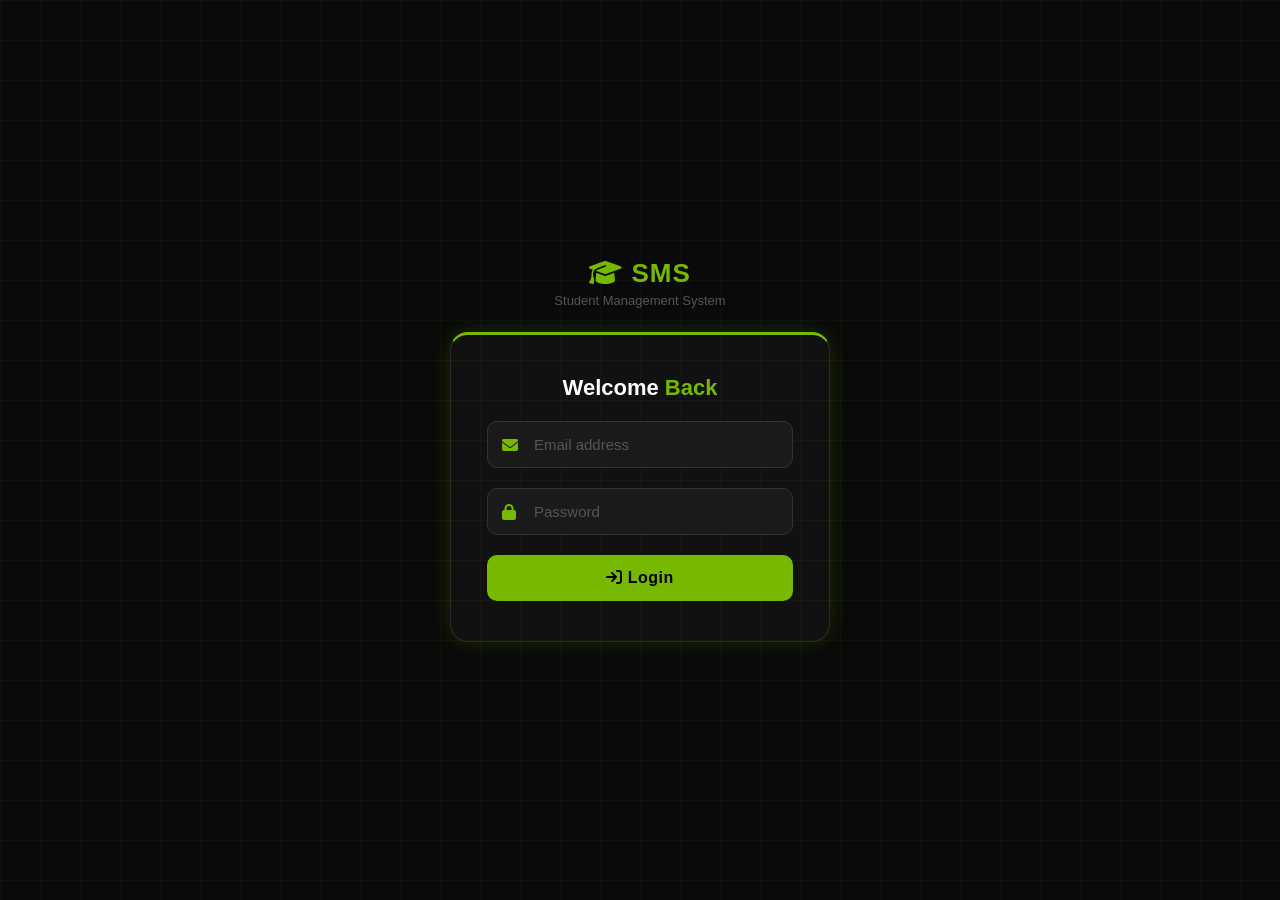
<file: index.html>
<!DOCTYPE html>
<html>
<head>
    <meta charset="UTF-8">
    <meta name="viewport" content="width=device-width, initial-scale=1.0">
    <title>Login – Student Management</title>
    <link rel="stylesheet" href="https://cdnjs.cloudflare.com/ajax/libs/font-awesome/6.5.1/css/all.min.css">
    <style>
        * { margin: 0; padding: 0; box-sizing: border-box; }

        body {
            height: 100vh;
            background: #0a0a0a;
            border-top: #76B900;
            display: flex;
            justify-content: center;
            align-items: center;
            font-family: 'Segoe UI', sans-serif;
        }

        /* Decorative background grid */
        body::before {
            content: "";
            position: fixed;
            inset: 0;
            background-image:
                linear-gradient(rgba(118,185,0,0.05) 1px, transparent 1px),
                linear-gradient(90deg, rgba(118,185,0,0.05) 1px, transparent 1px);
            background-size: 40px 40px;
            pointer-events: none;
        }

        .login-wrapper {
            display: flex;
            flex-direction: column;
            align-items: center;
            gap: 24px;
        }

        .brand {
            text-align: center;
        }

        .brand h1 {
            color: #76B900;
            font-size: 26px;
            font-weight: 700;
            letter-spacing: 1px;
        }

        .brand p {
            color: #555;
            font-size: 13px;
            margin-top: 4px;
        }

        .login-box {
            width: 380px;
            background: #111111;
            border: 1px solid #2a2a2a;
            border-top: 3px solid #76B900;
            padding: 40px 36px;
            border-radius: 18px;
            display: flex;
            flex-direction: column;
            gap: 20px;
            box-shadow:
                0 0 20px rgba(118,185,0,0.15),
                0 0 40px rgba(118,185,0,0.05);
        }

        .login-box h2 {
            text-align: center;
            color: white;
            font-size: 22px;
            font-weight: 600;
        }

        .login-box h2 span { color: #76B900; }

        .input-box {
            position: relative;
            width: 100%;
        }

        .input-box input {
            width: 100%;
            padding: 14px 14px 14px 46px;
            background: #1a1a1a;
            color: white;
            border: 1px solid #333;
            border-radius: 10px;
            font-size: 15px;
            outline: none;
            transition: 0.3s;
        }

        .input-box input::placeholder { color: #555; }

        .input-box input:focus {
            border-color: #76B900;
            box-shadow: 0 0 10px rgba(118,185,0,0.3);
        }

        .icon {
            position: absolute;
            left: 15px;
            top: 50%;
            transform: translateY(-50%);
            color: #76B900;
            font-size: 16px;
        }

        .login-box button {
            padding: 14px;
            border: none;
            border-radius: 10px;
            background: #76B900;
            color: black;
            font-size: 16px;
            font-weight: 700;
            cursor: pointer;
            transition: 0.3s;
            letter-spacing: 0.5px;
        }

        .login-box button:hover {
            transform: translateY(-2px);
            box-shadow: 0 0 18px rgba(118,185,0,0.5);
        }

        .error-message {
            color: #ef4444;
            font-size: 13px;
            text-align: center;
            display: none;
            background: rgba(239,68,68,0.08);
            border: 1px solid rgba(239,68,68,0.2);
            border-radius: 8px;
            padding: 10px;
            margin-top: -5px;
        }

        ::-webkit-scrollbar { width: 8px; }
        ::-webkit-scrollbar-track { background: #111; }
        ::-webkit-scrollbar-thumb { background: #76B900; border-radius: 10px; }
    </style>
</head>
<body>
    <div class="login-wrapper">
        <div class="brand">
            <h1><i class="fa-solid fa-graduation-cap"></i> SMS</h1>
            <p>Student Management System</p>
        </div>

        <form class="login-box" id="loginForm" onsubmit="handleLogin(event)">
            <h2>Welcome <span>Back</span></h2>

            <div class="error-message" id="errorMessage"></div>

            <div class="input-box">
                <i class="icon fa-solid fa-envelope"></i>
                <input type="text" id="email" placeholder="Email address">
            </div>

            <div class="input-box">
                <i class="icon fa-solid fa-lock"></i>
                <input type="password" id="password" placeholder="Password">
            </div>

            <button type="submit">
                <i class="fa-solid fa-arrow-right-to-bracket"></i> Login
            </button>
        </form>
    </div>

    <script>
        function handleLogin(event) {
            event.preventDefault();
            const emailInput = document.getElementById("email").value.trim();
            const passwordInput = document.getElementById("password").value.trim();
            const emailPattern = /^[^\s@]+@[^\s@]+\.[^\s@]+$/;

            if (emailInput === "" || passwordInput === "") {
                showError("Please fill out all fields.");
                return;
            }
            if (!emailPattern.test(emailInput)) {
                showError("Please enter a valid email address.");
                return;
            }

            document.getElementById("errorMessage").style.display = "none";
            window.location.href = "dashboard.html";
        }

        function showError(message) {
            const errorDiv = document.getElementById("errorMessage");
            errorDiv.textContent = message;
            errorDiv.style.display = "block";
        }
    </script>
</body>
</html>
</file>
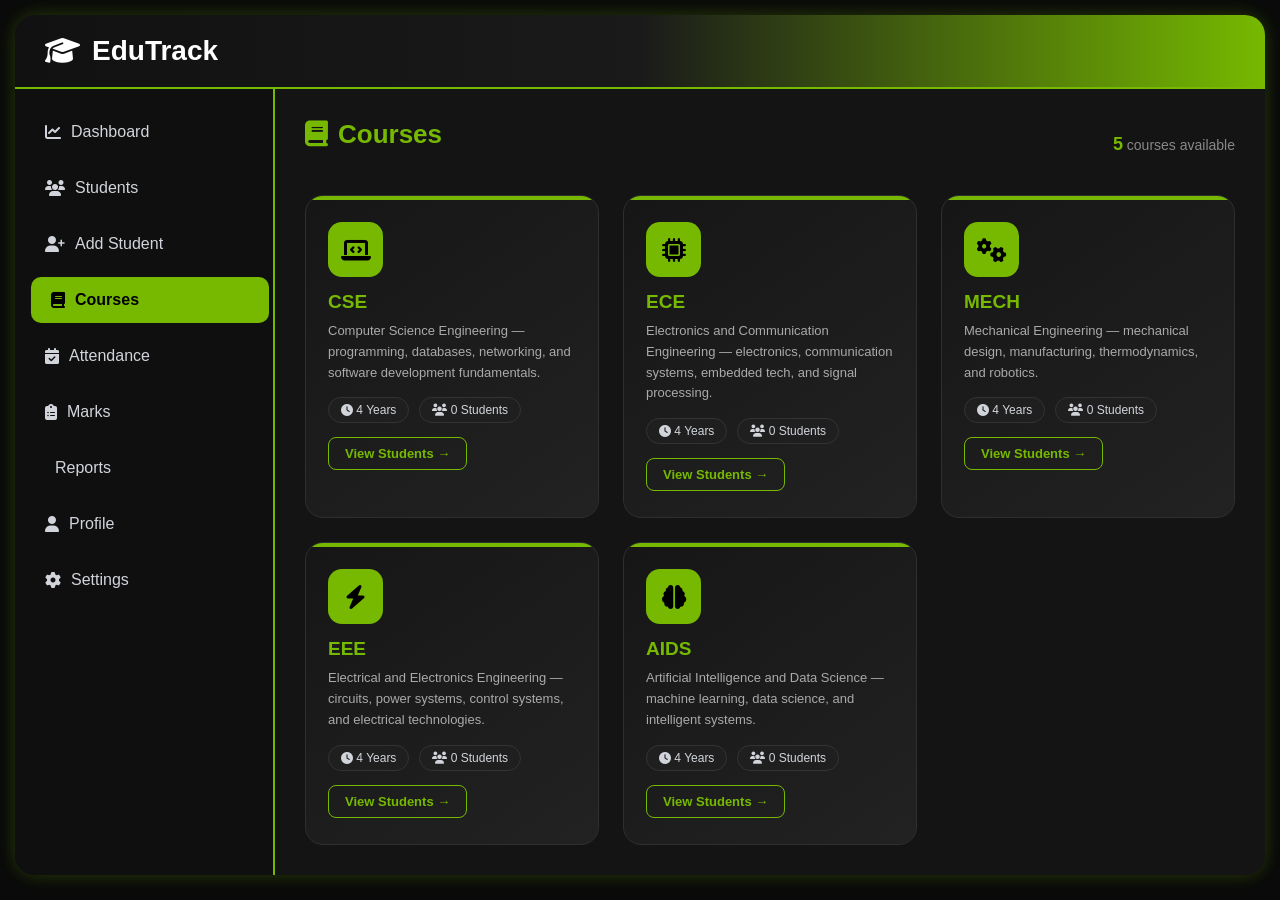
<file: courses.html>
<!DOCTYPE html>
<html>
<head>
    <meta charset="UTF-8">
    <meta name="viewport" content="width=device-width, initial-scale=1.0">
    <title>Courses – EduTrack</title>
    <link rel="stylesheet" href="https://cdnjs.cloudflare.com/ajax/libs/font-awesome/6.7.2/css/all.min.css">
    <link rel="stylesheet" href="style.css">
</head>
<body>
    <div class="one">
        <div class="header">
            <i class="fa-solid fa-graduation-cap" style="margin-right:12px;"></i>
            EduTrack
        </div>

        <div class="nav">
            <div class="menu">
                <a href="./dashboard.html"><i class="fa-solid fa-chart-line"></i> Dashboard</a>
                <a href="./students.html"><i class="fa-solid fa-users"></i> Students</a>
                <a href="./add-student.html"><i class="fa-solid fa-user-plus"></i> Add Student</a>
                <a href="./courses.html" class="active"><i class="fa-solid fa-book"></i> Courses</a>
                <a href="./attendance.html"><i class="fa-solid fa-calendar-check"></i> Attendance</a>
                <a href="./marks.html"><i class="fa-solid fa-clipboard-list"></i> Marks</a>
                <a href="./reports.html"><i class="fa-solid fa-file-chart-column"></i> Reports</a>
                <a href="./profile.html"><i class="fa-solid fa-user"></i> Profile</a>
                <a href="#"><i class="fa-solid fa-gear"></i> Settings</a>
            </div>
        </div>

        <div class="main">
            <div class="main-header">
                <h2><i class="fa-solid fa-book" style="margin-right:10px;"></i>Courses</h2>
                <div style="color:#888;font-size:14px;"><span style="color:#76B900;font-weight:bold;font-size:18px;">5</span> courses available</div>
            </div>

            <div class="course-grid" id="courseGrid"></div>
        </div>
    </div>

    <script>
        const COURSES = [
            { code: "CSE", icon: "fa-laptop-code", duration: "4 Years",
              desc: "Computer Science Engineering — programming, databases, networking, and software development fundamentals." },
            { code: "ECE", icon: "fa-microchip", duration: "4 Years",
              desc: "Electronics and Communication Engineering — electronics, communication systems, embedded tech, and signal processing." },
            { code: "MECH", icon: "fa-gears", duration: "4 Years",
              desc: "Mechanical Engineering — mechanical design, manufacturing, thermodynamics, and robotics." },
            { code: "EEE", icon: "fa-bolt", duration: "4 Years",
              desc: "Electrical and Electronics Engineering — circuits, power systems, control systems, and electrical technologies." },
            { code: "AIDS", icon: "fa-brain", duration: "4 Years",
              desc: "Artificial Intelligence and Data Science — machine learning, data science, and intelligent systems." }
        ];

        const students = JSON.parse(localStorage.getItem("students")) || [];

        const grid = document.getElementById("courseGrid");
        grid.innerHTML = COURSES.map(c => {
            const count = students.filter(s => s.course === c.code).length;
            return `
            <div class="course-card">
                <div class="course-icon"><i class="fa-solid ${c.icon}"></i></div>
                <h3>${c.code}</h3>
                <p>${c.desc}</p>
                <div class="course-meta">
                    <span class="course-badge"><i class="fa-solid fa-clock"></i> ${c.duration}</span>
                    <span class="course-badge"><i class="fa-solid fa-users"></i> ${count} Student${count !== 1 ? "s" : ""}</span>
                </div>
                <a class="view-link-btn" href="./students.html?course=${c.code}">View Students →</a>
            </div>`;
        }).join("");
    </script>
</body>
</html>
</file>
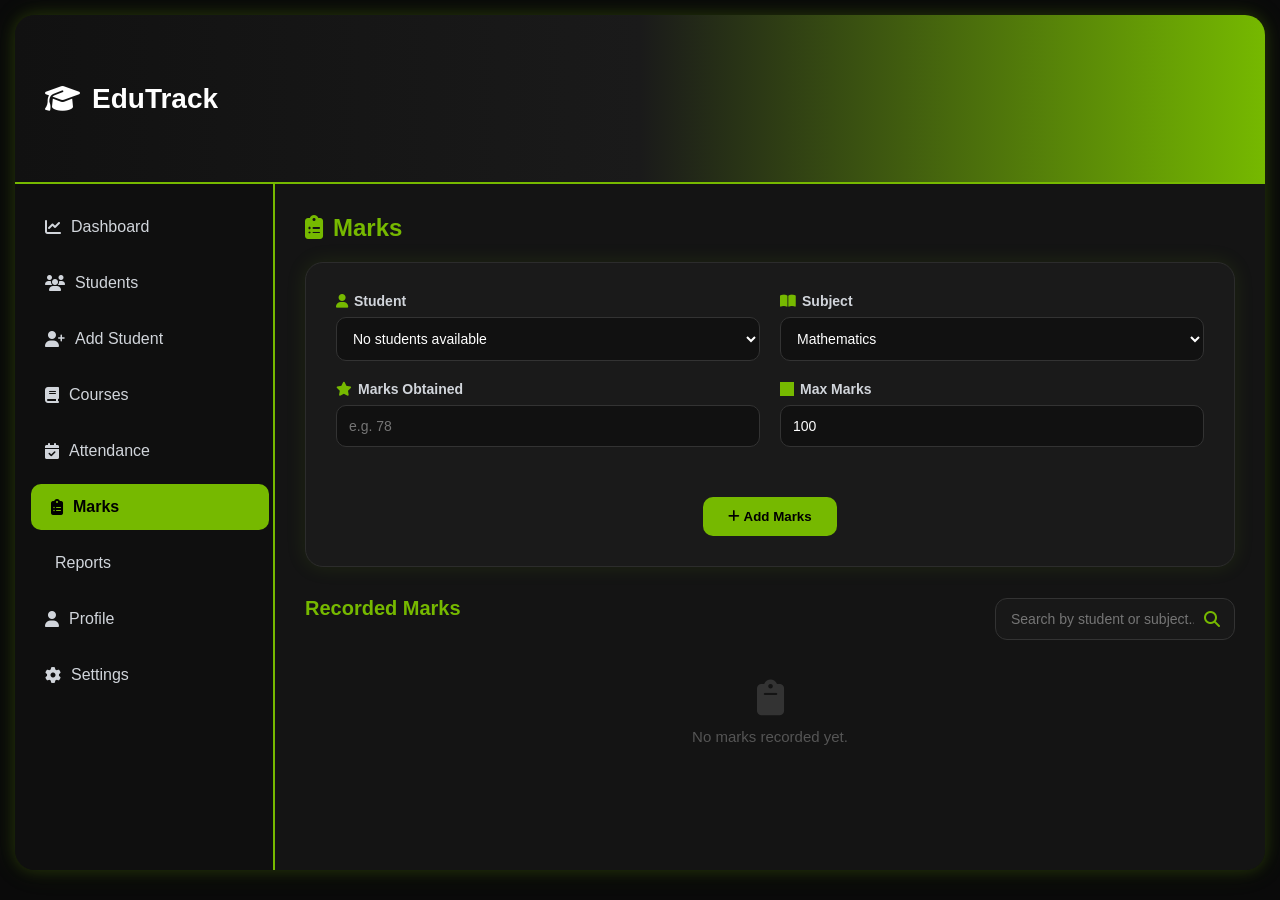
<file: marks.html>
<!DOCTYPE html>
<html>
<head>
    <meta charset="UTF-8">
    <meta name="viewport" content="width=device-width, initial-scale=1.0">
    <title>Marks – EduTrack</title>
    <link rel="stylesheet" href="https://cdnjs.cloudflare.com/ajax/libs/font-awesome/6.7.2/css/all.min.css">
    <link rel="stylesheet" href="style.css">
</head>
<body>
    <div class="one">
        <div class="header">
            <i class="fa-solid fa-graduation-cap" style="margin-right:12px;"></i>
            EduTrack
        </div>

        <div class="nav">
            <div class="menu">
                <a href="./dashboard.html"><i class="fa-solid fa-chart-line"></i> Dashboard</a>
                <a href="./students.html"><i class="fa-solid fa-users"></i> Students</a>
                <a href="./add-student.html"><i class="fa-solid fa-user-plus"></i> Add Student</a>
                <a href="./courses.html"><i class="fa-solid fa-book"></i> Courses</a>
                <a href="./attendance.html"><i class="fa-solid fa-calendar-check"></i> Attendance</a>
                <a href="./marks.html" class="active"><i class="fa-solid fa-clipboard-list"></i> Marks</a>
                <a href="./reports.html"><i class="fa-solid fa-file-chart-column"></i> Reports</a>
                <a href="./profile.html"><i class="fa-solid fa-user"></i> Profile</a>
                <a href="#"><i class="fa-solid fa-gear"></i> Settings</a>
            </div>
        </div>

        <div class="main">
            <h2><i class="fa-solid fa-clipboard-list" style="margin-right:10px;"></i>Marks</h2>

            <div class="container" style="margin-bottom:30px;">
                <div class="form-grid">
                    <div class="form-group">
                        <label><i class="fa-solid fa-user" style="color:#76B900;margin-right:6px;"></i>Student</label>
                        <select id="studentSelect"></select>
                    </div>
                    <div class="form-group">
                        <label><i class="fa-solid fa-book-open" style="color:#76B900;margin-right:6px;"></i>Subject</label>
                        <select id="subjectSelect">
                            <option>Mathematics</option>
                            <option>Physics</option>
                            <option>Chemistry</option>
                            <option>Programming</option>
                            <option>English</option>
                        </select>
                    </div>
                    <div class="form-group">
                        <label><i class="fa-solid fa-star" style="color:#76B900;margin-right:6px;"></i>Marks Obtained</label>
                        <input type="number" id="obtained" placeholder="e.g. 78" min="0">
                    </div>
                    <div class="form-group">
                        <label><i class="fa-solid fa-square-full" style="color:#76B900;margin-right:6px;"></i>Max Marks</label>
                        <input type="number" id="maxMarks" placeholder="e.g. 100" value="100" min="1">
                    </div>
                </div>
                <div class="error-text" id="marksError" style="text-align:center;"></div>
                <div class="buttons">
                    <button class="add-btn" onclick="addMark()"><i class="fa-solid fa-plus"></i> Add Marks</button>
                </div>
            </div>

            <div class="main-header">
                <h2 style="font-size:20px;">Recorded Marks</h2>
                <div class="search-box">
                    <input type="text" id="searchInput" placeholder="Search by student or subject..." oninput="renderTable()">
                    <i class="fa-solid fa-magnifying-glass"></i>
                </div>
            </div>

            <table class="data-table" id="marksTable">
                <thead>
                    <tr><th>Student</th><th>Subject</th><th>Marks</th><th>%</th><th>Grade</th><th></th></tr>
                </thead>
                <tbody id="marksBody"></tbody>
            </table>

            <p id="emptyMsg" class="empty-state" style="display:none;">
                <i class="fa-solid fa-clipboard"></i>
                No marks recorded yet.
            </p>
        </div>
    </div>

    <div class="toast" id="toast"><i class="fa-solid fa-circle-check"></i> <span id="toastMsg">Marks added!</span></div>

    <script>
        const students = JSON.parse(localStorage.getItem("students")) || [];
        let marks = JSON.parse(localStorage.getItem("marks")) || [];

        const studentSelect = document.getElementById("studentSelect");
        if (students.length === 0) {
            studentSelect.innerHTML = '<option value="">No students available</option>';
        } else {
            studentSelect.innerHTML = students.map(s => `<option value="${s.uid}">${s.name} (${s.course})</option>`).join("");
        }

        function gradeFor(pct) {
            if (pct >= 90) return "A";
            if (pct >= 75) return "B";
            if (pct >= 60) return "C";
            if (pct >= 40) return "D";
            return "F";
        }

        function addMark() {
            const errorEl = document.getElementById("marksError");
            errorEl.textContent = "";

            const uid = studentSelect.value;
            const subject = document.getElementById("subjectSelect").value;
            const obtained = parseFloat(document.getElementById("obtained").value);
            const max = parseFloat(document.getElementById("maxMarks").value);

            if (!uid) { errorEl.textContent = "Add a student first before recording marks."; return; }
            if (isNaN(obtained) || isNaN(max) || max <= 0) { errorEl.textContent = "Enter valid marks."; return; }
            if (obtained > max) { errorEl.textContent = "Marks obtained can't exceed max marks."; return; }

            const student = students.find(s => s.uid === uid);
            marks.push({
                id: crypto.randomUUID(),
                uid, studentName: student.name, subject, obtained, max
            });
            localStorage.setItem("marks", JSON.stringify(marks));

            document.getElementById("obtained").value = "";
            renderTable();

            const toast = document.getElementById("toast");
            document.getElementById("toastMsg").textContent = "Marks recorded for " + student.name;
            toast.style.display = "flex";
            setTimeout(() => { toast.style.display = "none"; }, 2500);
        }

        function deleteMark(id) {
            marks = marks.filter(m => m.id !== id);
            localStorage.setItem("marks", JSON.stringify(marks));
            renderTable();
        }

        function renderTable() {
            const q = document.getElementById("searchInput").value.toLowerCase();
            const filtered = marks.filter(m =>
                m.studentName.toLowerCase().includes(q) || m.subject.toLowerCase().includes(q)
            );

            const body = document.getElementById("marksBody");
            const empty = document.getElementById("emptyMsg");
            const table = document.getElementById("marksTable");

            if (filtered.length === 0) {
                body.innerHTML = "";
                empty.style.display = "block";
                table.style.display = "none";
                return;
            }
            table.style.display = "table";
            empty.style.display = "none";

            body.innerHTML = [...filtered].reverse().map(m => {
                const pct = Math.round((m.obtained / m.max) * 100);
                const grade = gradeFor(pct);
                return `
                <tr>
                    <td>${m.studentName}</td>
                    <td>${m.subject}</td>
                    <td>${m.obtained} / ${m.max}</td>
                    <td>${pct}%</td>
                    <td><span class="grade-badge grade-${grade}">${grade}</span></td>
                    <td><button class="icon-btn" onclick="deleteMark('${m.id}')"><i class="fa-solid fa-trash"></i></button></td>
                </tr>`;
            }).join("");
        }

        renderTable();
    </script>
</body>
</html>
</file>
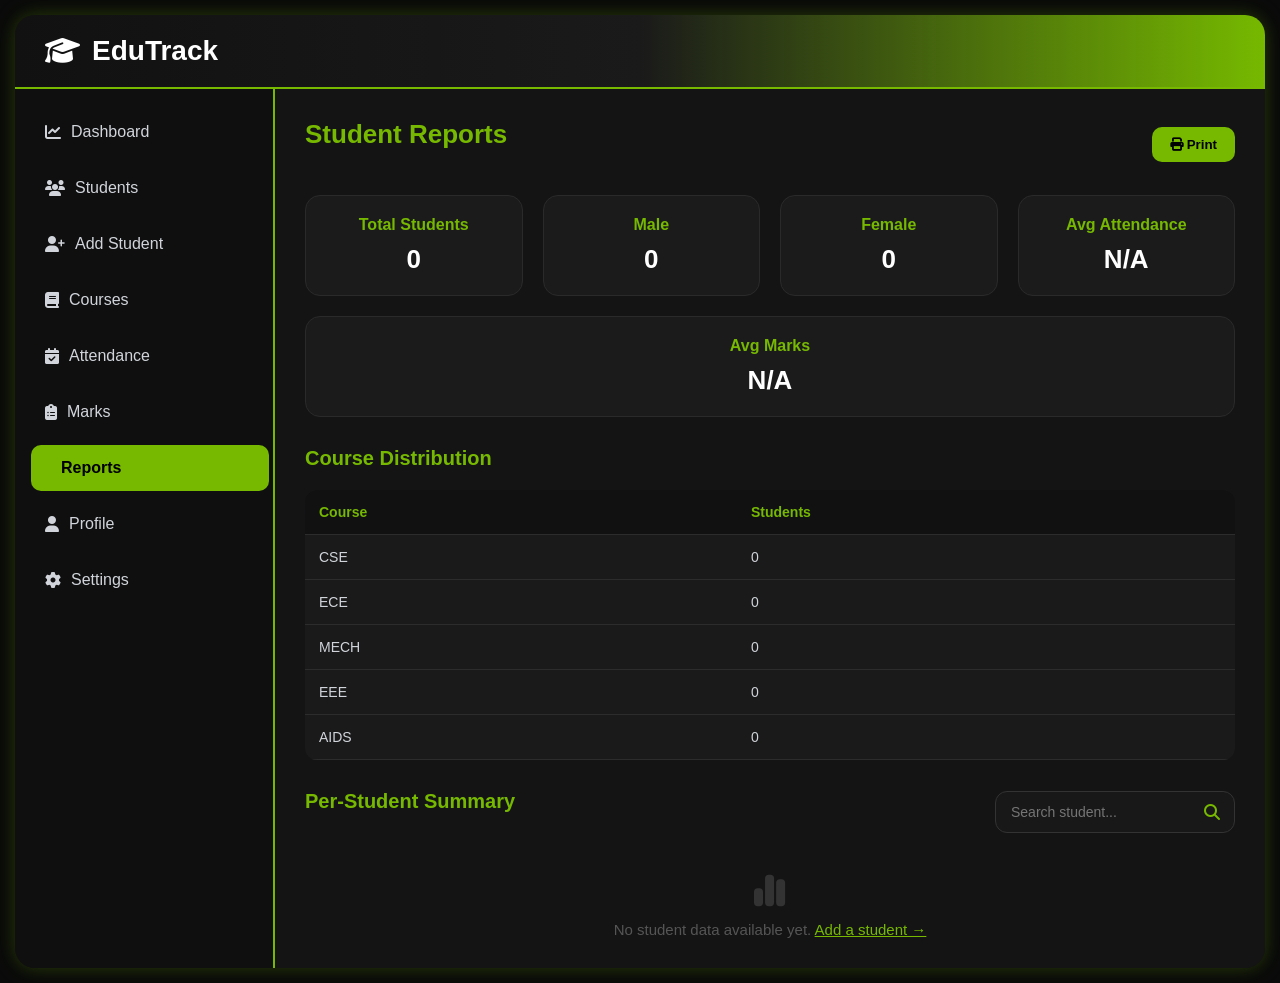
<file: reports.html>
<!DOCTYPE html>
<html>
<head>
    <meta charset="UTF-8">
    <meta name="viewport" content="width=device-width, initial-scale=1.0">
    <title>Reports – EduTrack</title>
    <link rel="stylesheet" href="https://cdnjs.cloudflare.com/ajax/libs/font-awesome/6.7.2/css/all.min.css">
    <link rel="stylesheet" href="style.css">
</head>
<body>
    <div class="one">
        <div class="header">
            <i class="fa-solid fa-graduation-cap" style="margin-right:12px;"></i>
            EduTrack
        </div>

        <div class="nav">
            <div class="menu">
                <a href="./dashboard.html"><i class="fa-solid fa-chart-line"></i> Dashboard</a>
                <a href="./students.html"><i class="fa-solid fa-users"></i> Students</a>
                <a href="./add-student.html"><i class="fa-solid fa-user-plus"></i> Add Student</a>
                <a href="./courses.html"><i class="fa-solid fa-book"></i> Courses</a>
                <a href="./attendance.html"><i class="fa-solid fa-calendar-check"></i> Attendance</a>
                <a href="./marks.html"><i class="fa-solid fa-clipboard-list"></i> Marks</a>
                <a href="./reports.html" class="active"><i class="fa-solid fa-file-chart-column"></i> Reports</a>
                <a href="./profile.html"><i class="fa-solid fa-user"></i> Profile</a>
                <a href="#"><i class="fa-solid fa-gear"></i> Settings</a>
            </div>
        </div>

        <div class="main">
            <div class="report-header">
                <h2>Student Reports</h2>
                <div class="report-actions">
                    <button onclick="window.print()"><i class="fa-solid fa-print"></i> Print</button>
                </div>
            </div>

            <div class="stats-grid">
                <div class="stat-card"><h3>Total Students</h3><p id="total">0</p></div>
                <div class="stat-card"><h3>Male</h3><p id="male">0</p></div>
                <div class="stat-card"><h3>Female</h3><p id="female">0</p></div>
                <div class="stat-card"><h3>Avg Attendance</h3><p id="avgAttendance">0%</p></div>
                <div class="stat-card"><h3>Avg Marks</h3><p id="avgMarksPct">0%</p></div>
            </div>

            <h2 style="font-size:20px;">Course Distribution</h2>
            <table class="data-table" id="courseTable" style="margin-bottom:30px;">
                <thead><tr><th>Course</th><th>Students</th></tr></thead>
                <tbody></tbody>
            </table>

            <div class="main-header">
                <h2 style="font-size:20px;">Per-Student Summary</h2>
                <div class="search-box">
                    <input type="text" id="searchInput" placeholder="Search student..." oninput="renderSummary()">
                    <i class="fa-solid fa-magnifying-glass"></i>
                </div>
            </div>

            <table class="data-table" id="summaryTable">
                <thead>
                    <tr><th>Student</th><th>Course</th><th>Attendance %</th><th>Avg Marks %</th><th>Grade</th></tr>
                </thead>
                <tbody id="summaryBody"></tbody>
            </table>

            <p id="emptyMsg" class="empty-state" style="display:none;">
                <i class="fa-solid fa-chart-simple"></i>
                No student data available yet.
                <a href="./add-student.html">Add a student →</a>
            </p>
        </div>
    </div>

    <script>
        const COURSES = ["CSE","ECE","MECH","EEE","AIDS"];
        const students = JSON.parse(localStorage.getItem("students")) || [];
        const attendance = JSON.parse(localStorage.getItem("attendance")) || {};
        const marks = JSON.parse(localStorage.getItem("marks")) || [];

        document.getElementById("total").textContent = students.length;
        document.getElementById("male").textContent = students.filter(s => s.gender === "Male").length;
        document.getElementById("female").textContent = students.filter(s => s.gender === "Female").length;

        // Course distribution table
        const courseTbody = document.querySelector("#courseTable tbody");
        courseTbody.innerHTML = COURSES.map(c => {
            const count = students.filter(s => s.course === c).length;
            return `<tr><td>${c}</td><td>${count}</td></tr>`;
        }).join("");

        function attendancePctFor(uid) {
            const days = Object.values(attendance);
            const relevantDays = days.filter(day => uid in day);
            if (relevantDays.length === 0) return null;
            const presentDays = relevantDays.filter(day => day[uid] === "present").length;
            return Math.round((presentDays / relevantDays.length) * 100);
        }

        function marksPctFor(uid) {
            const entries = marks.filter(m => m.uid === uid);
            if (entries.length === 0) return null;
            const avg = entries.reduce((sum, m) => sum + (m.obtained / m.max) * 100, 0) / entries.length;
            return Math.round(avg);
        }

        function gradeFor(pct) {
            if (pct >= 90) return "A";
            if (pct >= 75) return "B";
            if (pct >= 60) return "C";
            if (pct >= 40) return "D";
            return "F";
        }

        // Overall averages
        const attendanceValues = students.map(s => attendancePctFor(s.uid)).filter(v => v !== null);
        const marksValues = students.map(s => marksPctFor(s.uid)).filter(v => v !== null);
        document.getElementById("avgAttendance").textContent = attendanceValues.length
            ? Math.round(attendanceValues.reduce((a,b) => a+b, 0) / attendanceValues.length) + "%" : "N/A";
        document.getElementById("avgMarksPct").textContent = marksValues.length
            ? Math.round(marksValues.reduce((a,b) => a+b, 0) / marksValues.length) + "%" : "N/A";

        function renderSummary() {
            const q = document.getElementById("searchInput").value.toLowerCase();
            const filtered = students.filter(s => s.name.toLowerCase().includes(q) || s.course.toLowerCase().includes(q));

            const body = document.getElementById("summaryBody");
            const empty = document.getElementById("emptyMsg");
            const table = document.getElementById("summaryTable");

            if (filtered.length === 0) {
                body.innerHTML = "";
                empty.style.display = "block";
                table.style.display = "none";
                return;
            }
            table.style.display = "table";
            empty.style.display = "none";

            body.innerHTML = filtered.map(s => {
                const att = attendancePctFor(s.uid);
                const mk = marksPctFor(s.uid);
                const grade = mk !== null ? gradeFor(mk) : null;
                return `
                <tr>
                    <td>${s.name}</td>
                    <td>${s.course}</td>
                    <td>${att !== null ? att + "%" : "—"}</td>
                    <td>${mk !== null ? mk + "%" : "—"}</td>
                    <td>${grade ? `<span class="grade-badge grade-${grade}">${grade}</span>` : "—"}</td>
                </tr>`;
            }).join("");
        }

        renderSummary();
    </script>
</body>
</html>
</file>
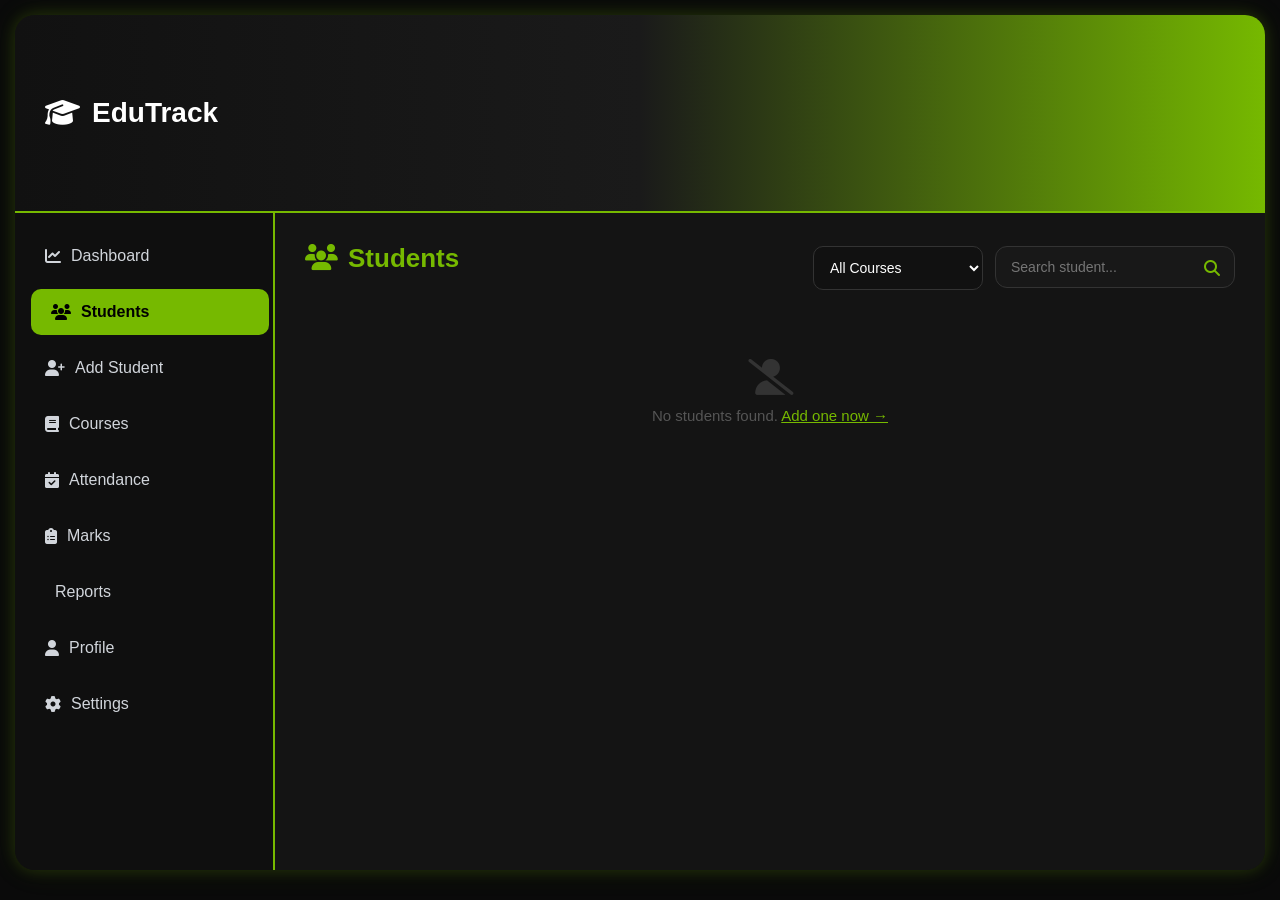
<file: students.html>
<!DOCTYPE html>
<html>
<head>
    <meta charset="UTF-8">
    <meta name="viewport" content="width=device-width, initial-scale=1.0">
    <title>Students – EduTrack</title>
    <link rel="stylesheet" href="https://cdnjs.cloudflare.com/ajax/libs/font-awesome/6.7.2/css/all.min.css">
    <link rel="stylesheet" href="style.css">
    <style>
        .delete-btn {
            width: 100%;
            margin-top: 15px;
            padding: 10px;
            border: none;
            border-radius: 8px;
            background: #e53935;
            color: #fff;
            cursor: pointer;
            font-size: 14px;
            font-weight: bold;
            transition: .3s;
        }
        .delete-btn:hover { background: #c62828; }
    </style>
</head>
<body>
    <div class="one">
        <div class="header">
            <i class="fa-solid fa-graduation-cap" style="margin-right:12px;"></i>
            EduTrack
        </div>

        <div class="nav">
            <div class="menu">
                <a href="./dashboard.html"><i class="fa-solid fa-chart-line"></i> Dashboard</a>
                <a href="./students.html" class="active"><i class="fa-solid fa-users"></i> Students</a>
                <a href="./add-student.html"><i class="fa-solid fa-user-plus"></i> Add Student</a>
                <a href="./courses.html"><i class="fa-solid fa-book"></i> Courses</a>
                <a href="./attendance.html"><i class="fa-solid fa-calendar-check"></i> Attendance</a>
                <a href="./marks.html"><i class="fa-solid fa-clipboard-list"></i> Marks</a>
                <a href="./reports.html"><i class="fa-solid fa-file-chart-column"></i> Reports</a>
                <a href="./profile.html"><i class="fa-solid fa-user"></i> Profile</a>
                <a href="#"><i class="fa-solid fa-gear"></i> Settings</a>
            </div>
        </div>

        <div class="main">
            <div class="main-header">
                <h2><i class="fa-solid fa-users" style="margin-right:10px;"></i>Students</h2>
                <div class="main-header-controls">
                    <select id="courseFilter" class="filter-select" onchange="filterStudents()">
                        <option value="">All Courses</option>
                        <option value="CSE">CSE</option>
                        <option value="ECE">ECE</option>
                        <option value="MECH">MECH</option>
                        <option value="EEE">EEE</option>
                        <option value="AIDS">AIDS</option>
                    </select>
                    <div class="search-box">
                        <input type="text" id="searchInput" placeholder="Search student..." oninput="filterStudents()">
                        <i class="fa-solid fa-magnifying-glass"></i>
                    </div>
                </div>
            </div>

            <div id="studentList"></div>

            <p id="emptyMsg" class="empty-state" style="display:none;">
                <i class="fa-solid fa-user-slash"></i>
                No students found.
                <a href="./add-student.html">Add one now →</a>
            </p>
        </div>
    </div>

    <script>
        let students = JSON.parse(localStorage.getItem("students")) || [];

        // Prefill course filter from a query param (e.g. coming from Courses page)
        const params = new URLSearchParams(window.location.search);
        const courseParam = params.get("course");
        if (courseParam) {
            document.getElementById("courseFilter").value = courseParam;
        }

        function renderStudents(list) {
            const container = document.getElementById("studentList");
            const empty = document.getElementById("emptyMsg");

            if (list.length === 0) {
                container.innerHTML = "";
                empty.style.display = "block";
                return;
            }
            empty.style.display = "none";

            container.className = "";
            container.style.display = "grid";
            container.style.gridTemplateColumns = "repeat(auto-fill, minmax(300px, 1fr))";
            container.style.gap = "20px";

            container.innerHTML = list.map(student => `
                <div class="student-card">
                    <div class="profile-icon"><i class="fa-solid fa-user"></i></div>
                    <h3>${student.name}</h3>
                    <p><strong>ID:</strong> ${student.id || "—"}</p>
                    <p><strong>Gender:</strong> ${student.gender || "—"}</p>
                    <p><strong>Age:</strong> ${student.age || "—"}</p>
                    <p><strong>Email:</strong> ${student.email || "—"}</p>
                    <p><strong>Course:</strong> <span style="color:#76B900;font-weight:bold;">${student.course}</span></p>
                    <p style="border-bottom:none;"><strong>Address:</strong> ${student.address || "—"}</p>
                    <button class="delete-btn" onclick="deleteStudent('${student.uid}')">
                        <i class="fa-solid fa-trash"></i> Delete Student
                    </button>
                </div>
            `).join("");
        }

        function filterStudents() {
            const q = document.getElementById("searchInput").value.toLowerCase();
            const course = document.getElementById("courseFilter").value;

            const filtered = students.filter(s => {
                const matchesQuery = s.name.toLowerCase().includes(q) ||
                    (s.email && s.email.toLowerCase().includes(q)) ||
                    s.course.toLowerCase().includes(q);
                const matchesCourse = !course || s.course === course;
                return matchesQuery && matchesCourse;
            });

            renderStudents(filtered);
        }

        function deleteStudent(uid) {
            if (!confirm("Are you sure you want to delete this student?")) return;
            students = students.filter(s => s.uid !== uid);
            localStorage.setItem("students", JSON.stringify(students));
            filterStudents();
        }

        filterStudents();
    </script>
</body>
</html>
</file>
<file: style.css>
/* ===== GLOBAL ===== */
* {
    margin: 0;
    padding: 0;
    box-sizing: border-box;
    font-family: 'Segoe UI', sans-serif;
}

body {
    background: #0a0a0a;
    min-height: 100vh;
    padding: 15px;
}

/* ===== LAYOUT ===== */
.one {
    display: grid;
    grid-template-areas:
        "header header"
        "nav main";
    grid-template-columns: 260px 1fr;
    min-height: 95vh;
    background: #111111;
    border-radius: 20px;
    overflow: hidden;
    box-shadow:
        0 0 15px rgba(118,185,0,0.2),
        0 0 30px rgba(118,185,0,0.1);
}

/* ===== HEADER ===== */
.header {
    grid-area: header;
    background: linear-gradient(90deg, #111111, #1a1a1a, #76B900);
    color: white;
    font-size: 28px;
    font-weight: 700;
    padding: 20px 30px;
    display: flex;
    align-items: center;
    border-bottom: 2px solid #76B900;
}

/* ===== SIDEBAR ===== */
.nav {
    grid-area: nav;
    background: #0f0f0f;
    border-right: 2px solid #76B900;
}

.menu {
    display: flex;
    flex-direction: column;
    padding: 20px 10px;
    gap: 10px;
}

.menu a {
    color: #d1d5db;
    text-decoration: none;
    padding: 14px 20px;
    border-radius: 10px;
    transition: 0.3s;
    display: flex;
    align-items: center;
    gap: 10px;
}

.menu a:hover, .menu a.active {
    background: #76B900;
    color: black;
    transform: translateX(6px);
    font-weight: bold;
}

/* ===== MAIN ===== */
.main {
    grid-area: main;
    background: #141414;
    padding: 30px;
    color: white;
}

.main h2 {
    color: #76B900;
    margin-bottom: 20px;
}

/* ===== SCROLLBAR ===== */
::-webkit-scrollbar { width: 8px; }
::-webkit-scrollbar-track { background: #111; }
::-webkit-scrollbar-thumb { background: #76B900; border-radius: 10px; }

/* ===== CARDS ===== */
.cards {
    display: flex;
    gap: 20px;
    flex-wrap: wrap;
}

.card {
    width: 240px;
    height: 120px;
    background: #1b1b1b;
    border: 1px solid #2a2a2a;
    border-radius: 15px;
    padding: 20px;
    display: flex;
    align-items: center;
    gap: 15px;
    transition: 0.3s;
}

.card:hover {
    transform: translateY(-8px);
    border-color: #76B900;
    box-shadow: 0 0 10px rgba(118,185,0,0.4), 0 0 20px rgba(118,185,0,0.2);
}

.card i {
    font-size: 35px;
    color: #76B900;
    background: #222;
    padding: 15px;
    border-radius: 12px;
}

.card h3 { font-size: 15px; color: #cccccc; }
.card p  { font-size: 26px; font-weight: bold; color: white; }

/* ===== CONTENT BOXES ===== */
.content {
    display: flex;
    gap: 20px;
    margin-top: 30px;
    flex-wrap: wrap;
}

.chart-box, .student-box {
    background: #1a1a1a;
    border: 1px solid #2a2a2a;
    border-radius: 15px;
    padding: 20px;
    color: white;
    transition: 0.3s;
}

.chart-box:hover, .student-box:hover {
    border-color: #76B900;
    box-shadow: 0 0 15px rgba(118,185,0,0.25);
}

.chart-box { flex: 2; min-height: 320px; min-width: 320px; }
.student-box { flex: 1; min-width: 260px; }

.chart-box h3, .student-box h3 {
    color: #76B900;
    margin-bottom: 15px;
    padding-bottom: 10px;
    border-bottom: 1px solid #333;
    font-size: 16px;
}

/* ===== FORM CONTAINER ===== */
.container {
    max-width: 950px;
    margin: auto;
    background: #1a1a1a;
    border: 1px solid #2c2c2c;
    border-radius: 18px;
    padding: 30px;
    box-shadow: 0 0 20px rgba(118,185,0,0.12);
}

.form-grid {
    display: grid;
    grid-template-columns: 1fr 1fr;
    gap: 20px;
}

.form-group { display: flex; flex-direction: column; }
.full { grid-column: 1 / 3; }

label {
    color: #d1d5db;
    margin-bottom: 8px;
    font-weight: 600;
    font-size: 14px;
}

input, select, textarea {
    background: #111111;
    color: white;
    border: 1px solid #333;
    border-radius: 10px;
    padding: 12px;
    outline: none;
    transition: 0.3s;
    font-size: 14px;
}

input:focus, select:focus, textarea:focus {
    border-color: #76B900;
    box-shadow: 0 0 10px rgba(118,185,0,0.3);
}

select option { background: #111; }

.error-text {
    color: #ff6b6b;
    font-size: 12px;
    margin-top: 6px;
    min-height: 14px;
}

.gender { display: flex; gap: 30px; color: white; }
.gender label { display: flex; align-items: center; gap: 8px; font-weight: normal; }

/* ===== BUTTONS ===== */
.buttons {
    margin-top: 30px;
    display: flex;
    justify-content: center;
    gap: 20px;
}

.add-btn {
    background: #76B900;
    color: black;
    border: none;
    padding: 12px 25px;
    border-radius: 10px;
    font-weight: bold;
    cursor: pointer;
    transition: 0.3s;
}

.add-btn:hover {
    transform: translateY(-3px);
    box-shadow: 0 0 15px rgba(118,185,0,0.5);
}

.cancel-btn {
    background: #dc2626;
    color: white;
    border: none;
    padding: 12px 25px;
    border-radius: 10px;
    cursor: pointer;
    transition: 0.3s;
}

.cancel-btn:hover { background: #ef4444; }

/* ===== HEADER ROW + SEARCH ===== */
.main-header {
    display: flex;
    justify-content: space-between;
    align-items: center;
    margin-bottom: 25px;
    flex-wrap: wrap;
    gap: 15px;
}

.main-header h2 { color: #76B900; font-size: 26px; }

.main-header-controls {
    display: flex;
    gap: 12px;
    flex-wrap: wrap;
}

.search-box { position: relative; }

.search-box input {
    width: 240px;
    padding: 12px 40px 12px 15px;
    background: #181818;
    color: white;
    border: 1px solid #333;
    border-radius: 12px;
    outline: none;
    transition: 0.3s;
}

.search-box input:focus {
    border-color: #76B900;
    box-shadow: 0 0 10px rgba(118,185,0,0.4);
}

.search-box i {
    position: absolute;
    right: 15px;
    top: 50%;
    transform: translateY(-50%);
    color: #76B900;
}

.filter-select {
    width: 170px;
}

/* ===== STUDENT CARDS GRID ===== */
#studentList {
    display: grid;
    grid-template-columns: repeat(auto-fill, minmax(300px, 1fr));
    gap: 20px;
}

.student-card {
    background: linear-gradient(145deg, #161616, #222222);
    border: 1px solid #2f2f2f;
    border-radius: 18px;
    padding: 20px;
    color: white;
    position: relative;
    overflow: hidden;
    transition: 0.35s;
}

.student-card::before {
    content: "";
    position: absolute;
    top: 0; left: 0;
    width: 100%; height: 4px;
    background: #76B900;
}

.student-card:hover {
    transform: translateY(-8px);
    border-color: #76B900;
    box-shadow:
        0 0 10px rgba(118,185,0,0.3),
        0 0 20px rgba(118,185,0,0.2);
}

.student-card .profile-icon {
    width: 65px; height: 65px;
    background: #76B900;
    border-radius: 50%;
    display: flex;
    align-items: center;
    justify-content: center;
    margin: auto auto 15px;
    color: black;
    font-size: 28px;
}

.student-card h3 {
    text-align: center;
    color: #76B900;
    margin-bottom: 15px;
    font-size: 19px;
}

.student-card p {
    margin: 8px 0;
    color: #d1d5db;
    font-size: 14px;
    border-bottom: 1px solid #2c2c2c;
    padding-bottom: 6px;
}

.student-card strong { color: white; }

/* ===== COURSE PAGE ===== */
.course-grid {
    display: grid;
    grid-template-columns: repeat(auto-fill, minmax(270px, 1fr));
    gap: 24px;
    margin-top: 10px;
}

.course-card {
    background: linear-gradient(145deg, #161616, #222);
    border: 1px solid #2f2f2f;
    border-radius: 18px;
    padding: 26px 22px;
    position: relative;
    overflow: hidden;
    transition: 0.35s;
    color: white;
}

.course-card::before {
    content: "";
    position: absolute;
    top: 0; left: 0;
    width: 100%; height: 4px;
    background: #76B900;
}

.course-card:hover {
    transform: translateY(-8px);
    border-color: #76B900;
    box-shadow:
        0 0 10px rgba(118,185,0,0.3),
        0 0 25px rgba(118,185,0,0.15);
}

.course-card .course-icon {
    width: 55px; height: 55px;
    background: #76B900;
    border-radius: 14px;
    display: flex;
    align-items: center;
    justify-content: center;
    margin-bottom: 14px;
    font-size: 24px;
    color: black;
}

.course-card h3 { font-size: 19px; color: #76B900; margin-bottom: 8px; }
.course-card p  { color: #aaa; font-size: 13px; line-height: 1.6; margin-bottom: 14px; }

.course-meta {
    display: flex;
    gap: 10px;
    flex-wrap: wrap;
    margin-bottom: 14px;
}

.course-badge {
    background: #1f1f1f;
    border: 1px solid #333;
    color: #d1d5db;
    padding: 5px 12px;
    border-radius: 20px;
    font-size: 12px;
}

.view-link-btn {
    display: inline-block;
    background: none;
    border: 1px solid #76B900;
    color: #76B900;
    padding: 8px 16px;
    border-radius: 8px;
    font-size: 13px;
    font-weight: bold;
    cursor: pointer;
    text-decoration: none;
    transition: 0.3s;
}

.view-link-btn:hover {
    background: #76B900;
    color: black;
}

/* ===== ATTENDANCE PAGE ===== */
.attendance-toolbar {
    display: flex;
    align-items: center;
    gap: 15px;
    flex-wrap: wrap;
    margin-bottom: 20px;
    background: #1a1a1a;
    border: 1px solid #2a2a2a;
    border-radius: 14px;
    padding: 16px 20px;
}

.attendance-toolbar label {
    margin: 0;
    color: #76B900;
}

.attendance-toolbar input[type="date"] {
    width: 180px;
}

.attendance-list {
    display: flex;
    flex-direction: column;
    gap: 12px;
}

.attendance-row {
    display: flex;
    align-items: center;
    justify-content: space-between;
    background: #1a1a1a;
    border: 1px solid #2a2a2a;
    border-radius: 12px;
    padding: 14px 18px;
    gap: 15px;
    flex-wrap: wrap;
    transition: 0.3s;
}

.attendance-row:hover {
    border-color: #444;
}

.attendance-student {
    display: flex;
    align-items: center;
    gap: 12px;
    min-width: 200px;
}

.attendance-student .mini-avatar {
    width: 38px;
    height: 38px;
    background: #76B900;
    border-radius: 50%;
    display: flex;
    align-items: center;
    justify-content: center;
    color: black;
    font-weight: bold;
    flex-shrink: 0;
}

.attendance-student .name { color: white; font-weight: 600; font-size: 14px; }
.attendance-student .sub  { color: #888; font-size: 12px; }

.status-btn-group {
    display: flex;
    gap: 8px;
}

.status-btn {
    background: #111;
    border: 1px solid #333;
    color: #aaa;
    padding: 8px 16px;
    border-radius: 8px;
    font-size: 13px;
    font-weight: 600;
    cursor: pointer;
    transition: 0.25s;
}

.status-btn:hover { border-color: #76B900; color: #76B900; }

.status-btn.present.active {
    background: #76B900;
    border-color: #76B900;
    color: black;
}

.status-btn.absent.active {
    background: #dc2626;
    border-color: #dc2626;
    color: white;
}

.attendance-summary {
    display: flex;
    gap: 20px;
    margin-top: 22px;
    flex-wrap: wrap;
}

.summary-pill {
    flex: 1;
    min-width: 160px;
    background: #1b1b1b;
    border: 1px solid #2a2a2a;
    border-radius: 14px;
    padding: 16px 20px;
    text-align: center;
}

.summary-pill span { display: block; font-size: 26px; font-weight: bold; color: #76B900; }
.summary-pill small { color: #999; font-size: 13px; }

/* ===== MARKS PAGE ===== */
.grade-badge {
    display: inline-block;
    padding: 4px 12px;
    border-radius: 20px;
    font-size: 12px;
    font-weight: bold;
}

.grade-A { background: rgba(118,185,0,0.2); color: #9be000; border: 1px solid #76B900; }
.grade-B { background: rgba(87,169,255,0.15); color: #57a9ff; border: 1px solid #57a9ff; }
.grade-C { background: rgba(255,193,7,0.15); color: #ffc107; border: 1px solid #ffc107; }
.grade-D { background: rgba(255,140,0,0.15); color: #ff8c00; border: 1px solid #ff8c00; }
.grade-F { background: rgba(220,38,38,0.15); color: #ff6b6b; border: 1px solid #dc2626; }

.icon-btn {
    background: #1f1f1f;
    border: 1px solid #333;
    color: #ff6b6b;
    padding: 6px 10px;
    border-radius: 8px;
    cursor: pointer;
    transition: 0.25s;
}

.icon-btn:hover { background: #dc2626; color: white; border-color: #dc2626; }

/* ===== TABLES (reports / marks) ===== */
.data-table {
    width: 100%;
    border-collapse: collapse;
    margin-top: 20px;
    background: #1a1a1a;
    border-radius: 12px;
    overflow: hidden;
}

.data-table th, .data-table td {
    padding: 14px;
    text-align: left;
    border-bottom: 1px solid #2c2c2c;
    color: #d1d5db;
    font-size: 14px;
}

.data-table th {
    background: #111;
    color: #76B900;
    font-weight: 700;
}

.data-table tr:hover { background: #202020; }

.empty-state {
    color: #555;
    text-align: center;
    margin-top: 40px;
    font-size: 15px;
}

.empty-state i {
    font-size: 36px;
    color: #333;
    display: block;
    margin-bottom: 12px;
}

.empty-state a { color: #76B900; }

/* ===== REPORTS PAGE ===== */
.report-header {
    display: flex;
    justify-content: space-between;
    align-items: center;
    margin-bottom: 25px;
    flex-wrap: wrap;
    gap: 15px;
}

.report-header h2 { color: #76B900; font-size: 26px; font-weight: 700; }

.report-actions { display: flex; gap: 15px; }

.report-actions button {
    background: #76B900;
    color: black;
    border: none;
    padding: 10px 18px;
    border-radius: 10px;
    font-weight: bold;
    cursor: pointer;
    transition: 0.3s;
}

.report-actions button:hover {
    transform: translateY(-3px);
    box-shadow: 0 0 12px rgba(118,185,0,0.5);
}

.stats-grid {
    display: flex;
    gap: 20px;
    flex-wrap: wrap;
    margin-bottom: 30px;
}

.stat-card {
    flex: 1;
    min-width: 190px;
    background: #1b1b1b;
    border: 1px solid #2a2a2a;
    border-radius: 15px;
    padding: 20px;
    text-align: center;
    transition: 0.3s;
}

.stat-card:hover {
    transform: translateY(-6px);
    border-color: #76B900;
    box-shadow: 0 0 15px rgba(118,185,0,0.3);
}

.stat-card h3 { color: #76B900; margin-bottom: 10px; font-size: 16px; }
.stat-card p  { font-size: 26px; font-weight: bold; color: white; }

/* ===== PROFILE PAGE ===== */
.profile-pic-wrap { text-align: center; margin-bottom: 20px; }

.profile-pic-wrap img {
    width: 110px;
    height: 110px;
    border-radius: 50%;
    border: 3px solid #76B900;
    object-fit: cover;
}

/* ===== TOAST ===== */
.toast {
    position: fixed;
    bottom: 30px;
    right: 30px;
    background: #76B900;
    color: black;
    padding: 14px 22px;
    border-radius: 12px;
    font-weight: 700;
    font-size: 15px;
    display: none;
    align-items: center;
    gap: 10px;
    box-shadow: 0 0 20px rgba(118,185,0,0.4);
    z-index: 999;
    animation: slideIn 0.3s ease;
}

.toast.error { background: #dc2626; color: white; box-shadow: 0 0 20px rgba(220,38,38,0.4); }

@keyframes slideIn {
    from { transform: translateY(20px); opacity: 0; }
    to   { transform: translateY(0);   opacity: 1; }
}

/* ===== MOBILE ===== */
@media (max-width: 768px) {
    .one {
        grid-template-columns: 1fr;
        grid-template-areas: "header" "main";
    }
    .nav { display: none; }
    .form-grid { grid-template-columns: 1fr; }
    .full { grid-column: auto; }
    .cards { flex-direction: column; }
    .content { flex-direction: column; }
    .attendance-row { flex-direction: column; align-items: flex-start; }
}
</file>
